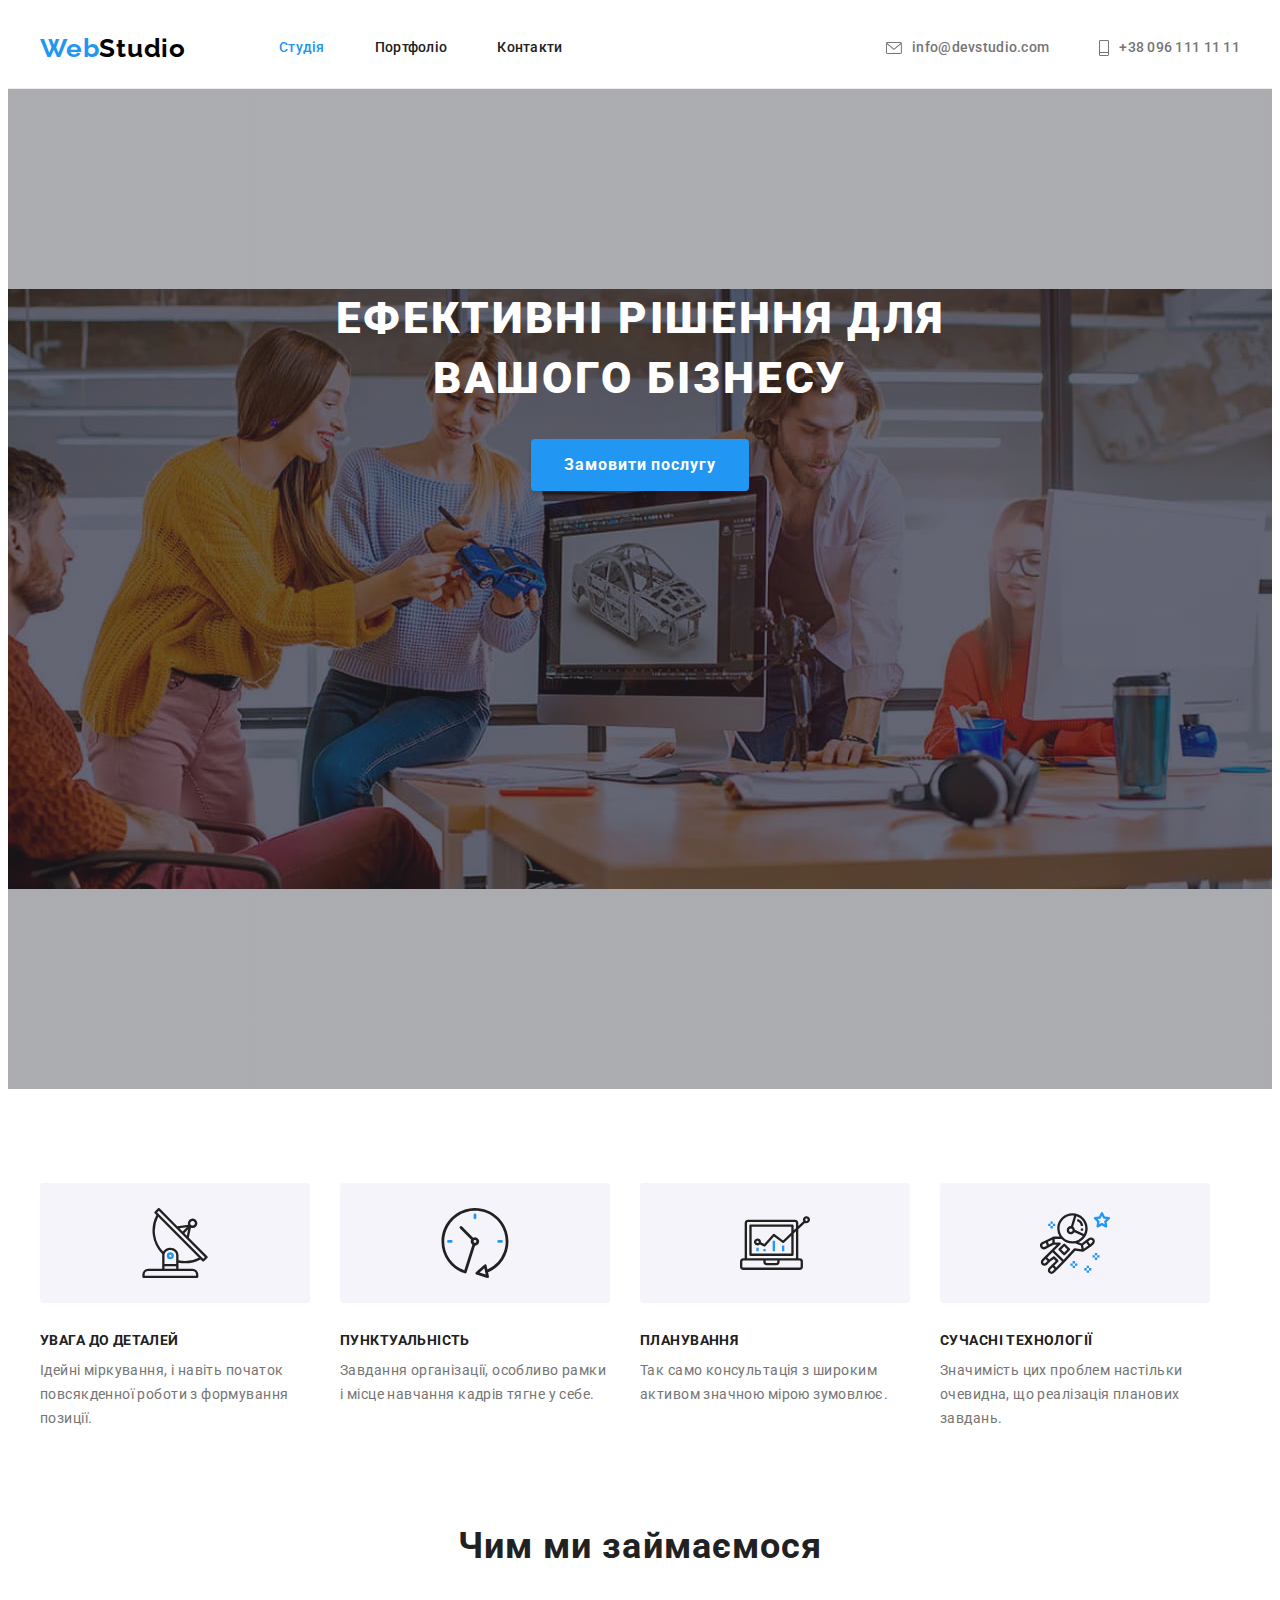
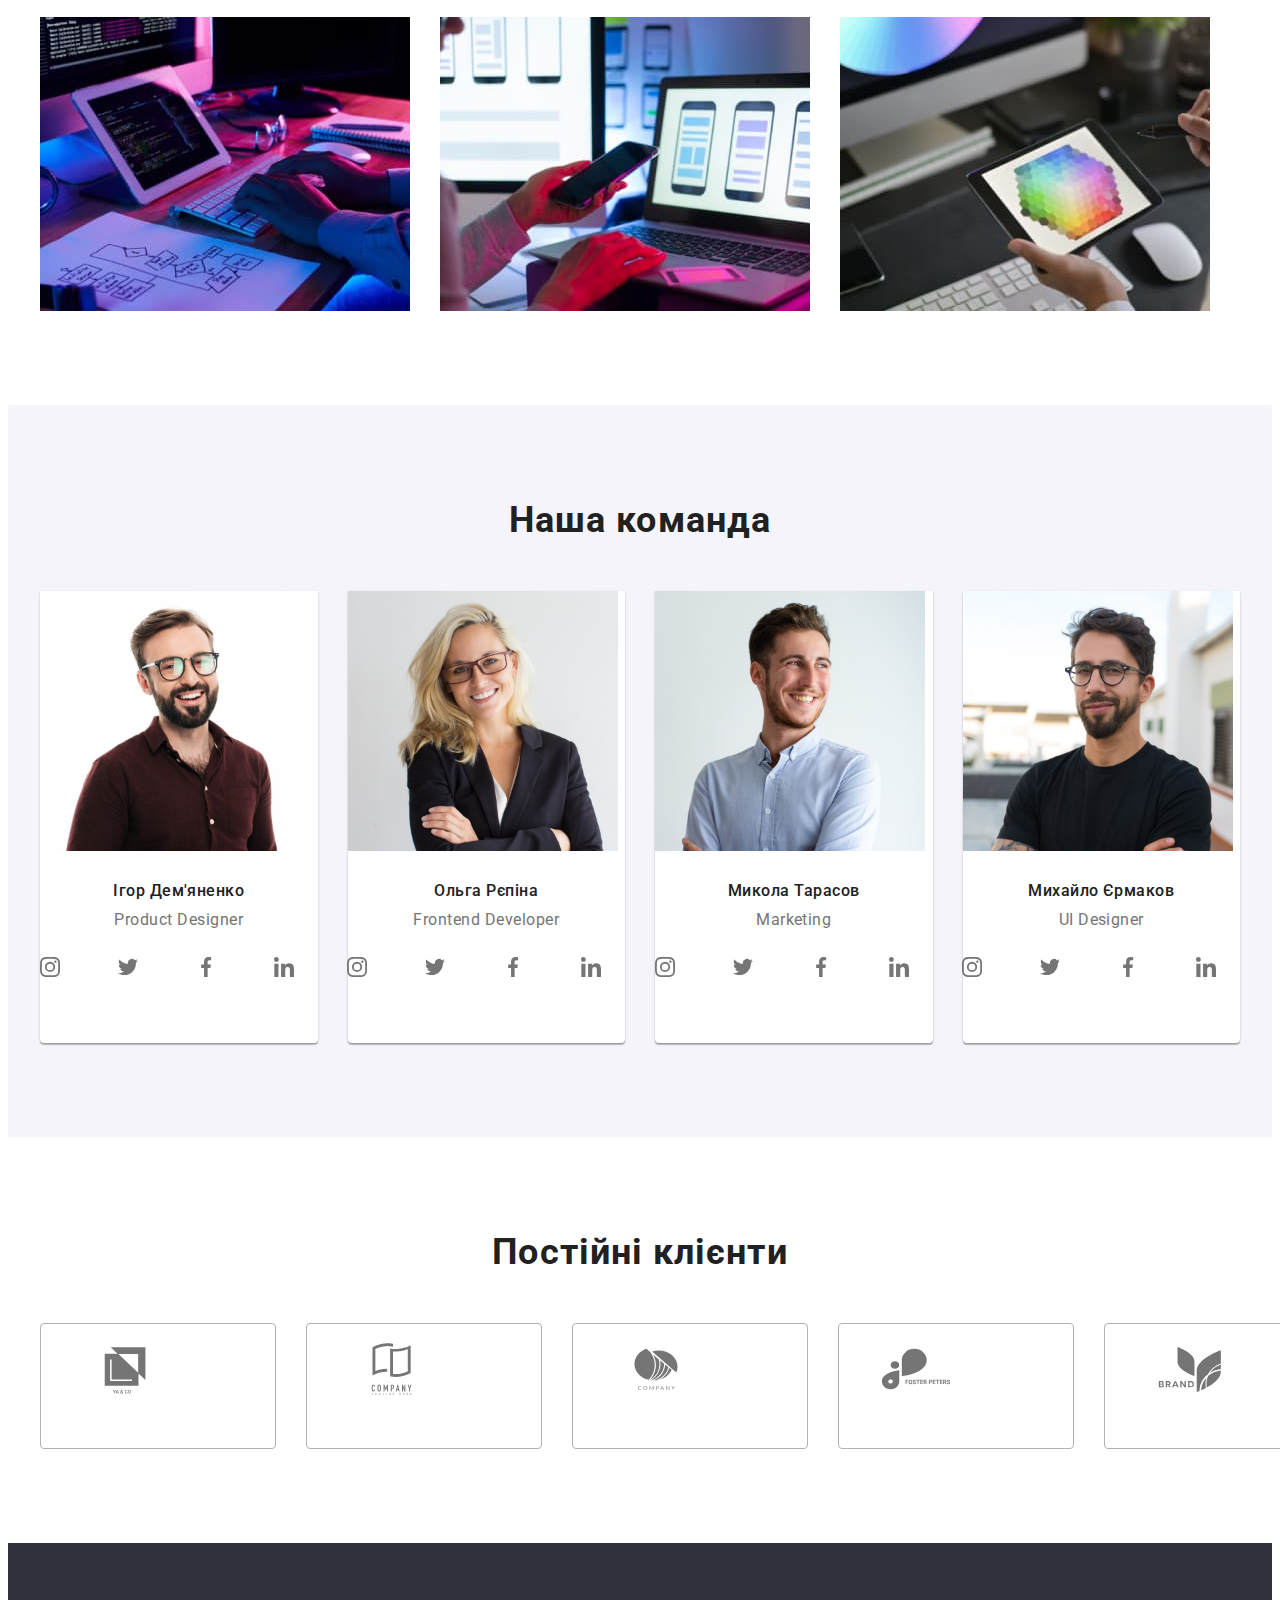
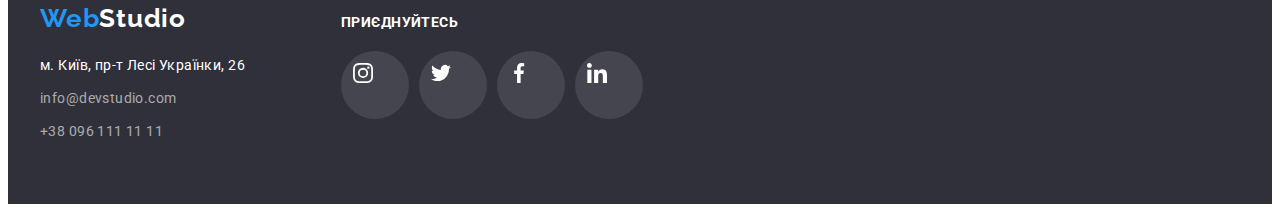
<file: index.html>
<!DOCTYPE html>
<html lang="uk">
  <head>
    <meta charset="UTF-8" />
    <meta http-equiv="X-UA-Compatible" content="IE=edge" />
    <meta name="viewport" content="width=device-width, initial-scale=1.0" />
    <title>WebStudio</title>
    <link rel="preconnect" href="https://fonts.googleapis.com" />
    <link rel="preconnect" href="https://fonts.gstatic.com" crossorigin />
    <link
      href="https://fonts.googleapis.com/css2?family=Raleway:wght@700&family=Roboto:wght@400;500;700;900&display=swap"
      rel="stylesheet"
    />
    <link
      rel="stylesheet"
      href="https://cdnjs.cloudflare.com/ajax/libs/modern-normalize/1.1.0/modern-normalize.min.css"
      integrity="sha512-wpPYUAdjBVSE4KJnH1VR1HeZfpl1ub8YT/NKx4PuQ5NmX2tKuGu6U/JRp5y+Y8XG2tV+wKQpNHVUX03MfMFn9Q=="
      crossorigin="anonymous"
      referrerpolicy="no-referrer"
    />
    <link rel="stylesheet" href="./css/styles.css" />
  </head>
  <body>
    <header class="site-header">
      <div class="container">
        <nav class="site-navigation">
          <a href="./index.html" class="main-logo-header"
            ><span class="logo-part">Web</span>Studio</a
          >
          <ul class="site-nav list">
            <li class="item"><a href="./index.html" class="link current-page">Студія</a></li>
            <li class="item"><a href="./portfolio.html" class="link">Портфоліо</a></li>
            <li class="item"><a href="#" class="link">Контакти</a></li>
          </ul>
        </nav>
        <ul class="site-contacts list">
          <li class="item">
            <a href="mailto:info@devstudio.com" class="link">
              <svg class="site-contacts-envelope-icon">
                <use href="./images/icons.svg#envelope"></use>
              </svg>
              info@devstudio.com</a
            >
          </li>
          <li class="item">
            <a href="tel:+380961111111" class="link">
              <svg class="site-contacts-phone-icon">
                <use href="./images/icons.svg#mobile-phone"></use>
              </svg>
              +38 096 111 11 11</a
            >
          </li>
        </ul>
      </div>
    </header>
    <main>
      <section class="hero">
        <div class="container">
          <h1 class="hero-title heading">Ефективні рішення для вашого бізнесу</h1>
          <button type="button" class="hero-btn">Замовити послугу</button>
        </div>
      </section>
      <section class="company-characteristics section">
        <div class="container">
          <!-- Заголовок, який треба буде сховати -->
          <h2 class="visually-hidden">Характерні особливості студії</h2>
          <ul class="list">
            <li class="item">
              <div class="thumb">
                <svg class="characteristics-icon">
                  <use href="./images/icons.svg#antenna"></use>
                </svg>
              </div>
              <h3 class="title heading">УВАГА ДО ДЕТАЛЕЙ</h3>
              <p class="text">
                Ідейні міркування, і навіть початок повсякденної роботи з формування позиції.
              </p>
            </li>
            <li class="item">
              <div class="thumb">
                <svg class="characteristics-icon">
                  <use href="./images/icons.svg#clock"></use>
                </svg>
              </div>
              <h3 class="title heading">ПУНКТУАЛЬНІСТЬ</h3>
              <p class="text">
                Завдання організації, особливо рамки і місце навчання кадрів тягне у себе.
              </p>
            </li>
            <li class="item">
              <div class="thumb">
                <svg class="characteristics-icon">
                  <use href="./images/icons.svg#diagram"></use>
                </svg>
              </div>
              <h3 class="title heading">ПЛАНУВАННЯ</h3>
              <p class="text">Так само консультація з широким активом значною мірою зумовлює.</p>
            </li>
            <li class="item">
              <div class="thumb">
                <svg class="characteristics-icon">
                  <use href="./images/icons.svg#astronaut"></use>
                </svg>
              </div>
              <h3 class="title heading">СУЧАСНІ ТЕХНОЛОГІЇ</h3>
              <p class="text">
                Значимість цих проблем настільки очевидна, що реалізація планових завдань.
              </p>
            </li>
          </ul>
        </div>
      </section>
      <section class="company-activities section">
        <div class="container">
          <h2 class="title heading">Чим ми займаємося</h2>
          <ul class="list">
            <li class="item">
              <img
                src="./images/typing.jpg"
                alt="Програмування"
                width="370"
                height="294"
                class="image"
              />
            </li>
            <li class="item">
              <img
                src="./images/phone.jpg"
                alt="Створення макету"
                width="370"
                height="294"
                class="image"
              />
            </li>
            <li class="item">
              <img
                src="./images/tablet.jpg"
                alt="Оформлення дизайну"
                width="370"
                height="294"
                class="image"
              />
            </li>
          </ul>
        </div>
      </section>
      <section class="company-team section">
        <div class="container">
          <h2 class="main-title heading">Наша команда</h2>
          <ul class="list">
            <li class="list-item">
              <img
                src="./images/ihor-demianenko.jpg"
                alt="Ігор Дем'яненко"
                width="270"
                height="260"
                class="image"
              />
              <div class="text-item">
                <h3 class="title heading">Ігор Дем'яненко</h3>
                <p lang="en" class="text">Product Designer</p>
                <ul class="list social-networks">
                  <li>
                    <a href="#" class="social-netw-link">
                      <svg class="social-netw-icon">
                        <use href="./images/icons.svg#instagram"></use>
                      </svg>
                    </a>
                  </li>
                  <li>
                    <a href="#" class="social-netw-link">
                      <svg class="social-netw-icon">
                        <use href="./images/icons.svg#twitter"></use>
                      </svg>
                    </a>
                  </li>
                  <li>
                    <a href="#" class="social-netw-link">
                      <svg class="social-netw-icon">
                        <use href="./images/icons.svg#facebook"></use>
                      </svg>
                    </a>
                  </li>
                  <li>
                    <a href="#" class="social-netw-link">
                      <svg class="social-netw-icon">
                        <use href="./images/icons.svg#linkedin"></use>
                      </svg>
                    </a>
                  </li>
                </ul>
              </div>
            </li>
            <li class="list-item">
              <img
                src="./images/olha-riepina.jpg"
                alt="Ольга Рєпіна"
                width="270"
                height="260"
                class="image"
              />
              <div class="text-item">
                <h3 class="title heading">Ольга Рєпіна</h3>
                <p lang="en" class="text">Frontend Developer</p>
                <ul class="list social-networks">
                  <li>
                    <a href="#" class="social-netw-link">
                      <svg class="social-netw-icon">
                        <use href="./images/icons.svg#instagram"></use>
                      </svg>
                    </a>
                  </li>
                  <li>
                    <a href="#" class="social-netw-link">
                      <svg class="social-netw-icon">
                        <use href="./images/icons.svg#twitter"></use>
                      </svg>
                    </a>
                  </li>
                  <li>
                    <a href="#" class="social-netw-link">
                      <svg class="social-netw-icon">
                        <use href="./images/icons.svg#facebook"></use>
                      </svg>
                    </a>
                  </li>
                  <li>
                    <a href="#" class="social-netw-link">
                      <svg class="social-netw-icon">
                        <use href="./images/icons.svg#linkedin"></use>
                      </svg>
                    </a>
                  </li>
                </ul>
              </div>
            </li>
            <li class="list-item">
              <img
                src="./images/mykola-tarasov.jpg"
                alt="Микола Тарасов"
                width="270"
                height="260"
                class="image"
              />
              <div class="text-item">
                <h3 class="title heading">Микола Тарасов</h3>
                <p lang="en" class="text">Marketing</p>
                <ul class="list social-networks">
                  <li>
                    <a href="#" class="social-netw-link">
                      <svg class="social-netw-icon">
                        <use href="./images/icons.svg#instagram"></use>
                      </svg>
                    </a>
                  </li>
                  <li>
                    <a href="#" class="social-netw-link">
                      <svg class="social-netw-icon">
                        <use href="./images/icons.svg#twitter"></use>
                      </svg>
                    </a>
                  </li>
                  <li>
                    <a href="#" class="social-netw-link">
                      <svg class="social-netw-icon">
                        <use href="./images/icons.svg#facebook"></use>
                      </svg>
                    </a>
                  </li>
                  <li>
                    <a href="#" class="social-netw-link">
                      <svg class="social-netw-icon">
                        <use href="./images/icons.svg#linkedin"></use>
                      </svg>
                    </a>
                  </li>
                </ul>
              </div>
            </li>
            <li class="list-item">
              <img
                src="./images/mykhailo-yermakov.jpg"
                alt="Михайло Єрмаков"
                width="270"
                height="260"
                class="image"
              />
              <div class="text-item">
                <h3 class="title heading">Михайло Єрмаков</h3>
                <p lang="en" class="text">UI Designer</p>
                <ul class="list social-networks">
                  <li>
                    <a href="#" class="social-netw-link">
                      <svg class="social-netw-icon">
                        <use href="./images/icons.svg#instagram"></use>
                      </svg>
                    </a>
                  </li>
                  <li>
                    <a href="#" class="social-netw-link">
                      <svg class="social-netw-icon">
                        <use href="./images/icons.svg#twitter"></use>
                      </svg>
                    </a>
                  </li>
                  <li>
                    <a href="#" class="social-netw-link">
                      <svg class="social-netw-icon">
                        <use href="./images/icons.svg#facebook"></use>
                      </svg>
                    </a>
                  </li>
                  <li>
                    <a href="#" class="social-netw-link">
                      <svg class="social-netw-icon">
                        <use href="./images/icons.svg#linkedin"></use>
                      </svg>
                    </a>
                  </li>
                </ul>
              </div>
            </li>
          </ul>
        </div>
      </section>
      <section class="constant-partners section">
        <div class="container">
          <h2 class="title heading">Постійні клієнти</h2>
          <ul class="list">
            <li>
              <a href="#" class="company-partners-link">
                <svg class="company-partners-logo-icon">
                  <use href="./images/icons.svg#ya-and-co"></use>
                </svg>
              </a>
            </li>
            <li>
              <a href="#" class="company-partners-link">
                <svg class="company-partners-logo-icon">
                  <use href="./images/icons.svg#tag-line-here"></use>
                </svg>
              </a>
            </li>
            <li>
              <a href="#" class="company-partners-link">
                <svg class="company-partners-logo-icon">
                  <use href="./images/icons.svg#company-company"></use>
                </svg>
              </a>
            </li>
            <li>
              <a href="#" class="company-partners-link">
                <svg class="company-partners-logo-icon">
                  <use href="./images/icons.svg#foster-peters"></use>
                </svg>
              </a>
            </li>
            <li>
              <a href="#" class="company-partners-link">
                <svg class="company-partners-logo-icon">
                  <use href="./images/icons.svg#company-brand"></use>
                </svg>
              </a>
            </li>
            <li>
              <a href="#" class="company-partners-link">
                <svg class="company-partners-logo-icon">
                  <use href="./images/icons.svg#company-tag-line"></use>
                </svg>
              </a>
            </li>
          </ul>
        </div>
      </section>
    </main>
    <footer class="site-footer">
      <div class="container">
        <div class="footer-logo-and-adress">
          <a href="./index.html" class="main-logo-footer"
            ><span class="logo-part">Web</span>Studio</a
          >
          <address class="company-address address">
            <p class="exact-address text item">м. Київ, пр-т Лесі Українки, 26</p>
            <ul class="list">
              <li class="item">
                <a href="mailto:info@devstudio.com" class="link">info@devstudio.com</a>
              </li>
              <li class="item"><a href="tel:+380961111111" class="link">+38 096 111 11 11</a></li>
            </ul>
          </address>
        </div>
        <div class="footer-social-networks">
          <p class="social-networks-text text">Приєднуйтесь</p>
          <ul class="list social-networks">
            <li>
              <a href="#" class="social-netw-link footer">
                <svg class="social-netw-icon">
                  <use href="./images/icons.svg#instagram"></use>
                </svg>
              </a>
            </li>
            <li>
              <a href="#" class="social-netw-link footer">
                <svg class="social-netw-icon">
                  <use href="./images/icons.svg#twitter"></use>
                </svg>
              </a>
            </li>
            <li>
              <a href="#" class="social-netw-link footer">
                <svg class="social-netw-icon">
                  <use href="./images/icons.svg#facebook"></use>
                </svg>
              </a>
            </li>
            <li>
              <a href="#" class="social-netw-link footer">
                <svg class="social-netw-icon">
                  <use href="./images/icons.svg#linkedin"></use>
                </svg>
              </a>
            </li>
          </ul>
        </div>
      </div>
    </footer>
  </body>
</html>
</file>
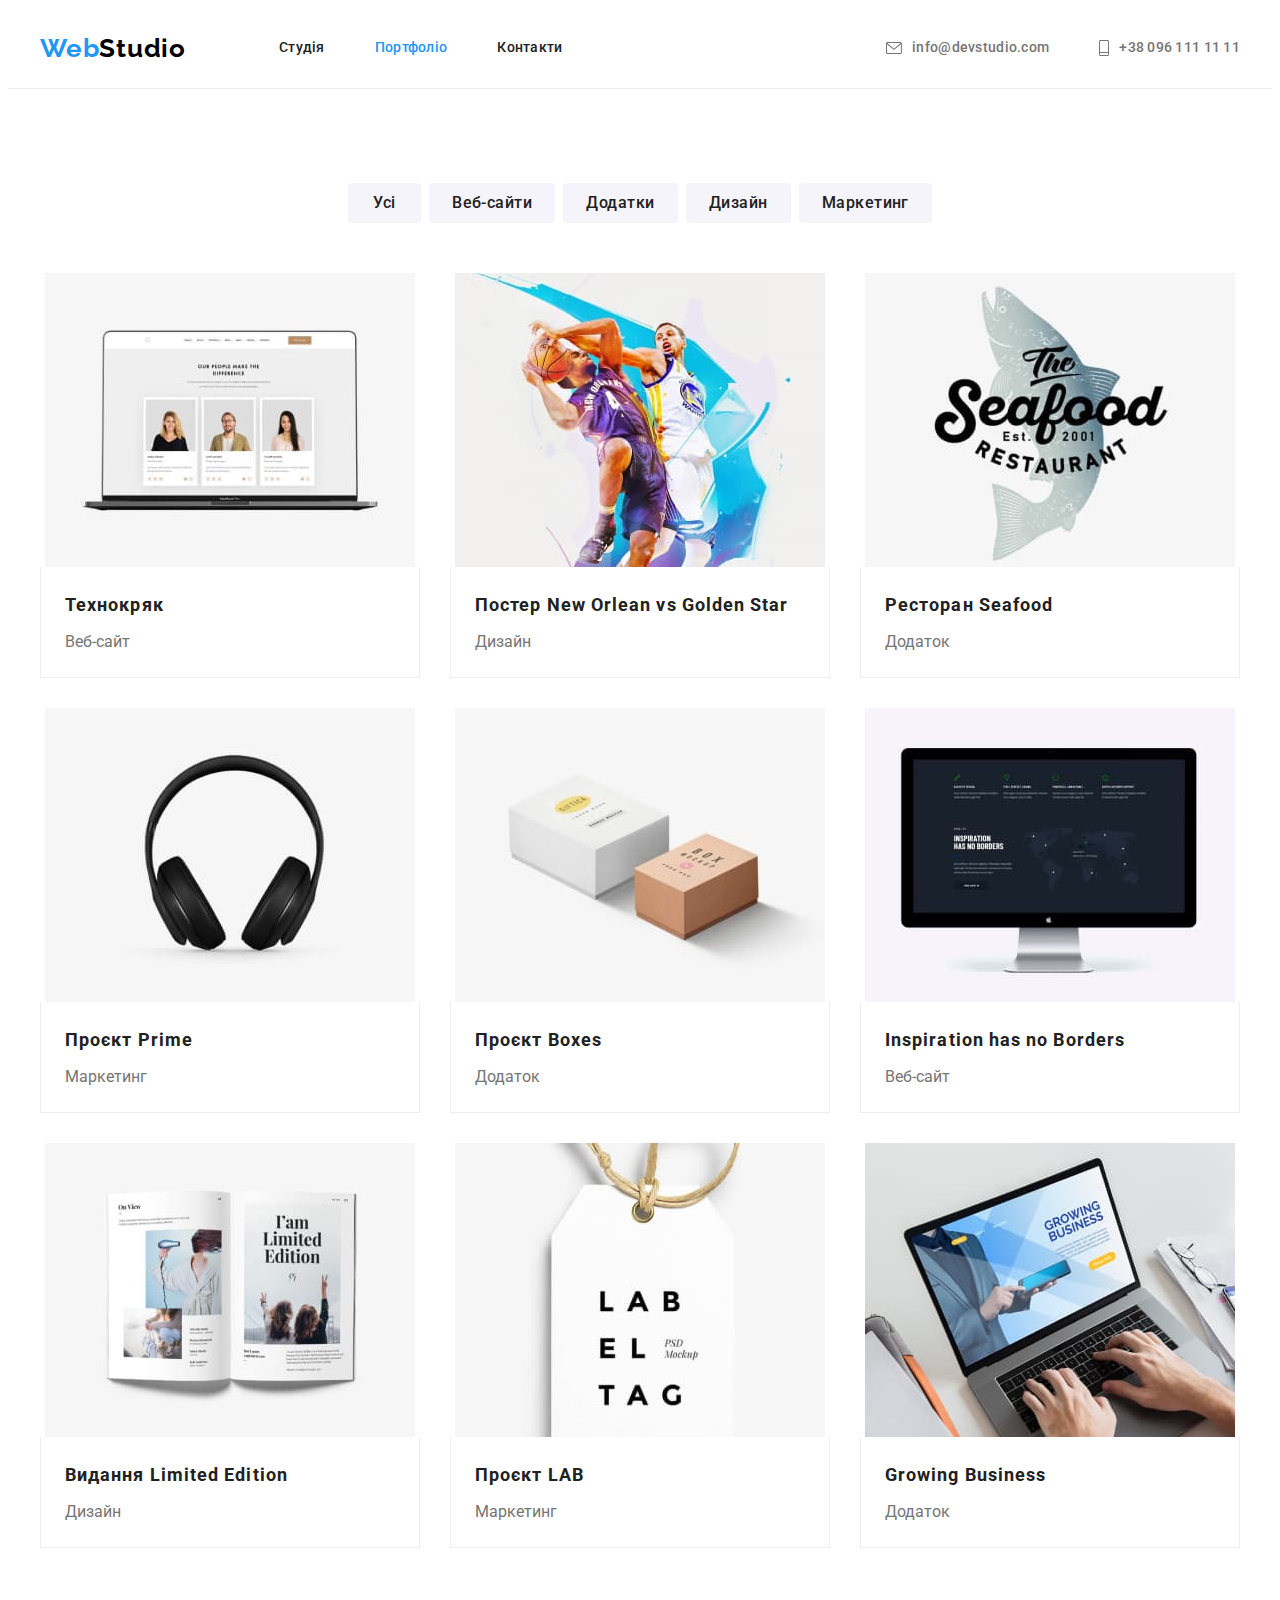
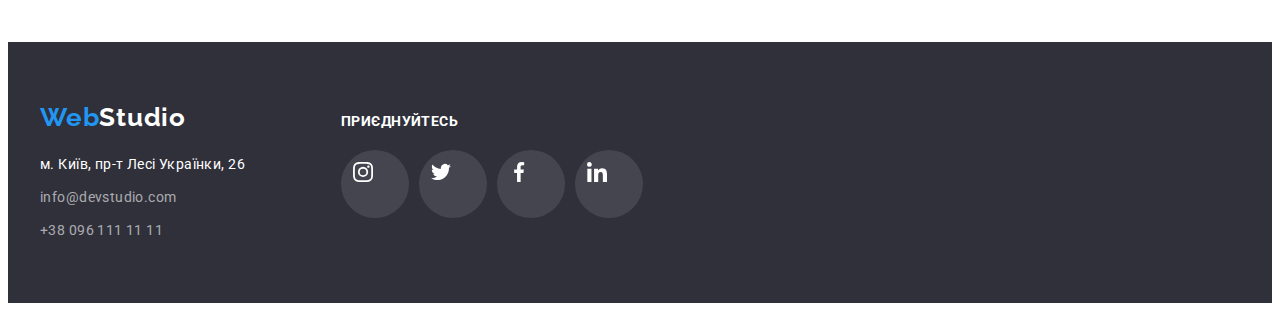
<file: portfolio.html>
<!DOCTYPE html>
<html lang="uk">
  <head>
    <meta charset="UTF-8" />
    <meta http-equiv="X-UA-Compatible" content="IE=edge" />
    <meta name="viewport" content="width=device-width, initial-scale=1.0" />
    <title>Portfolio</title>
    <link rel="preconnect" href="https://fonts.googleapis.com" />
    <link rel="preconnect" href="https://fonts.gstatic.com" crossorigin />
    <link
      href="https://fonts.googleapis.com/css2?family=Raleway:wght@700&family=Roboto:wght@400;500;700;900&display=swap"
      rel="stylesheet"
    />
    <link
      rel="stylesheet"
      href="https://cdnjs.cloudflare.com/ajax/libs/modern-normalize/1.1.0/modern-normalize.min.css"
      integrity="sha512-wpPYUAdjBVSE4KJnH1VR1HeZfpl1ub8YT/NKx4PuQ5NmX2tKuGu6U/JRp5y+Y8XG2tV+wKQpNHVUX03MfMFn9Q=="
      crossorigin="anonymous"
      referrerpolicy="no-referrer"
    />
    <link rel="stylesheet" href="./css/styles.css" />
  </head>
  <body>
    <header class="site-header">
      <div class="container">
        <nav class="site-navigation">
          <a href="./index.html" class="main-logo-header"
            ><span class="logo-part">Web</span>Studio</a
          >
          <ul class="site-nav list">
            <li class="item"><a href="./index.html" class="link">Студія</a></li>
            <li class="item"><a href="./portfolio.html" class="link current-page">Портфоліо</a></li>
            <li class="item"><a href="#" class="link">Контакти</a></li>
          </ul>
        </nav>
        <ul class="site-contacts list">
          <li class="item">
            <a href="mailto:info@devstudio.com" class="link">
              <svg class="site-contacts-envelope-icon">
                <use href="./images/icons.svg#envelope"></use>
              </svg>
              info@devstudio.com</a
            >
          </li>
          <li class="item">
            <a href="tel:+380961111111" class="link">
              <svg class="site-contacts-phone-icon">
                <use href="./images/icons.svg#mobile-phone"></use>
              </svg>
              +38 096 111 11 11</a
            >
          </li>
        </ul>
      </div>
    </header>
    <main>
      <section class="filter-with-samples section">
        <div class="container">
          <!-- Цей заголовок приховаємо -->
          <h1 class="visually-hidden">Приклади наших робіт</h1>
          <ul class="site-filter list">
            <li class="item"><button type="button" class="button">Усі</button></li>
            <li class="item"><button type="button" class="button">Веб-сайти</button></li>
            <li class="item"><button type="button" class="button">Додатки</button></li>
            <li class="item"><button type="button" class="button">Дизайн</button></li>
            <li class="item"><button type="button" class="button">Маркетинг</button></li>
          </ul>
          <ul class="work-samples list">
            <li class="list-item">
              <img
                src="./images/technokriak.jpg"
                alt="Веб-сайт"
                width="370"
                height="294"
                class="image"
              />
              <div class="text-item">
                <h2 class="title heading">Технокряк</h2>
                <p class="text">Веб-сайт</p>
              </div>
            </li>
            <li class="list-item">
              <img
                src="./images/poster.jpg"
                alt="Постер з баскетболістами"
                width="370"
                height="294"
                class="image"
              />
              <div class="text-item">
                <h2 class="title heading">
                  Постер <span lang="en">New Orlean vs Golden Star</span>
                </h2>
                <p class="text">Дизайн</p>
              </div>
            </li>
            <li class="list-item">
              <img
                src="./images/restaurant.jpg"
                alt="Логотип ресторану"
                width="370"
                height="294"
                class="image"
              />
              <div class="text-item">
                <h2 class="title heading">Ресторан <span lang="en">Seafood</span></h2>
                <p class="text">Додаток</p>
              </div>
            </li>
            <li class="list-item">
              <img
                src="./images/headphones.jpg"
                alt="Навушники"
                width="370"
                height="294"
                class="image"
              />
              <div class="text-item">
                <h2 class="title heading">Проєкт <span lang="en">Prime</span></h2>
                <p class="text">Маркетинг</p>
              </div>
            </li>
            <li class="list-item">
              <img src="./images/boxes.jpg" alt="Коробки" width="370" height="294" class="image" />
              <div class="text-item">
                <h2 class="title heading">Проєкт <span lang="en">Boxes</span></h2>
                <p class="text">Додаток</p>
              </div>
            </li>
            <li class="list-item">
              <img
                src="./images/inspiration-has-no-borders.jpg"
                alt="Веб сайт"
                width="370"
                height="294"
                class="image"
              />
              <div class="text-item">
                <h2 class="title heading" lang="en">Inspiration has no Borders</h2>
                <p class="text">Веб-сайт</p>
              </div>
            </li>
            <li class="list-item">
              <img
                src="./images/publication.jpg"
                alt="Видання"
                width="370"
                height="294"
                class="image"
              />
              <div class="text-item">
                <h2 class="title heading">Видання <span lang="en">Limited Edition</span></h2>
                <p class="text">Дизайн</p>
              </div>
            </li>
            <li class="list-item">
              <img
                src="./images/project.jpg"
                alt="Етикетка"
                width="370"
                height="294"
                class="image"
              />
              <div class="text-item">
                <h2 class="title heading">Проєкт <span lang="en">LAB</span></h2>
                <p class="text">Маркетинг</p>
              </div>
            </li>
            <li class="list-item">
              <img
                src="./images/growing-business.jpg"
                alt="Додаток"
                width="370"
                height="294"
                class="image"
              />
              <div class="text-item">
                <h2 class="title heading" lang="en">Growing Business</h2>
                <p class="text">Додаток</p>
              </div>
            </li>
          </ul>
        </div>
      </section>
    </main>
    <footer class="site-footer">
      <div class="container">
        <div class="footer-logo-and-adress">
          <a href="./index.html" class="main-logo-footer"
            ><span class="logo-part">Web</span>Studio</a
          >
          <address class="company-address address">
            <p class="exact-address text item">м. Київ, пр-т Лесі Українки, 26</p>
            <ul class="list">
              <li class="item">
                <a href="mailto:info@devstudio.com" class="link">info@devstudio.com</a>
              </li>
              <li class="item"><a href="tel:+380961111111" class="link">+38 096 111 11 11</a></li>
            </ul>
          </address>
        </div>
        <div class="footer-social-networks">
          <p class="social-networks-text text">Приєднуйтесь</p>
          <ul class="list social-networks">
            <li>
              <a href="#" class="social-netw-link footer">
                <svg class="social-netw-icon">
                  <use href="./images/icons.svg#instagram"></use>
                </svg>
              </a>
            </li>
            <li>
              <a href="#" class="social-netw-link footer">
                <svg class="social-netw-icon">
                  <use href="./images/icons.svg#twitter"></use>
                </svg>
              </a>
            </li>
            <li>
              <a href="#" class="social-netw-link footer">
                <svg class="social-netw-icon">
                  <use href="./images/icons.svg#facebook"></use>
                </svg>
              </a>
            </li>
            <li>
              <a href="#" class="social-netw-link footer">
                <svg class="social-netw-icon">
                  <use href="./images/icons.svg#linkedin"></use>
                </svg>
              </a>
            </li>
          </ul>
        </div>
      </div>
    </footer>
  </body>
</html>
</file>
<file: css/styles.css>
/* Color palette */
/* Main text color #757575 */
/* Secondary text color #212121 */
/* Accent #2196F3 */
:root {
  --main-text-color: #757575;
  --secondary-text-color: #212121;
  --accent-color: #2196f3;
  --white-color: #ffffff;
  --black-color: #000000;
  --secondary-background-color: #2f303a;
  --tertiary-background-color: #f5f4fa;
}

/* Index */

/* Body */

body {
  background-color: var(--white-color);
  color: var(--main-text-color);
  font-family: 'Roboto', sans-serif;
}

/* Reseting margin and padding for headings, paragraphs and lists*/

.list,
.text,
.heading {
  margin: 0;
  padding: 0;
}

/* Container */

.container {
  width: 1200px;
  padding: 0 15px;
  margin: 0 auto;
  /* outline: 2px solid skyblue; */
}

/* Visually hidden items */

.visually-hidden {
  position: absolute;
  width: 1px;
  height: 1px;
  margin: -1px;
  padding: 0;
  overflow: hidden;
  border: 0;
  clip: rect(0 0 0 0);
}

.section {
  padding-top: 94px;
  padding-bottom: 94px;
}

.list {
  list-style: none;
}

/* Logo */

.main-logo-header,
.main-logo-footer {
  color: var(--black-color);
  text-decoration: none;
  font-family: 'Raleway', sans-serif;
  font-size: 26px;
  font-weight: 700;
  line-height: 1.19;
  letter-spacing: 0.03em;
}

.main-logo-header {
  margin-right: 93px;
}

.logo-part {
  color: var(--accent-color);
}

/* Header */
.site-header {
  border-bottom: 1px solid #ececec;
}

.site-header .container {
  display: flex;
  align-items: center;
}

.site-navigation {
  display: flex;
  align-items: center;
}

.site-header .list {
  display: flex;
  font-weight: 500;
  font-size: 14px;
  line-height: 1.14;
  letter-spacing: 0.02em;
}

.site-header .item:not(:last-child) {
  margin-right: 50px;
}

.site-header .link:hover,
.site-header .link:focus {
  color: var(--accent-color);
}

.site-nav .link {
  display: block;
  padding-top: 32px;
  padding-bottom: 32px;
  color: var(--secondary-text-color);
  text-decoration: none;
}

.site-contacts {
  margin-left: auto;
}

.site-contacts .link {
  display: flex;
  align-items: center;
  padding-top: 32px;
  padding-bottom: 32px;
  color: var(--main-text-color);
  text-decoration: none;
}

.site-contacts-envelope-icon {
  display: block;
  margin-right: 10px;
  width: 16px;
  height: 12px;
  fill: currentColor;
}

.site-contacts-phone-icon {
  display: block;
  margin-right: 10px;
  width: 10px;
  height: 16px;
  fill: currentColor;
}

/* Hero */

.hero {
  max-width: 1600px;
  height: 600px;
  margin-left: auto;
  margin-right: auto;
  background-image: linear-gradient(rgba(47, 48, 58, 0.4), rgba(47, 48, 58, 0.4)),
    url('../images/hero-bgi.jpg');
  background-repeat: no-repeat;
  background-position: center;
  /* background-color: var(--secondary-background-color); */
  text-align: center;
  padding-top: 200px;
  padding-bottom: 200px;
}

.hero-title {
  width: 696px;
  margin: auto;
  margin-bottom: 30px;
  color: var(--white-color);
  font-weight: 900;
  font-size: 44px;
  line-height: 1.36;
  letter-spacing: 0.06em;
  text-transform: uppercase;
}

.hero-btn {
  padding: 10px 32px;
  border-radius: 4px;
  border: 1px solid transparent;
  box-shadow: 0px 4px 4px rgba(0, 0, 0, 0.15);
  color: var(--white-color);
  background-color: var(--accent-color);
  font-family: inherit;
  font-weight: 700;
  font-size: 16px;
  line-height: 1.88;
  letter-spacing: 0.06em;
  cursor: pointer;
}

/* For every title */

.title {
  color: var(--secondary-text-color);
  font-weight: 700;
  text-align: center;
}

/* Company characteristics section */
.company-characteristics.section {
  padding-bottom: 0;
}

.company-characteristics .list {
  display: flex;
}

.company-characteristics .item {
  width: 270px;
}

.company-characteristics .item:not(:last-child) {
  margin-right: 30px;
}

.company-characteristics .title {
  margin-bottom: 10px;
  font-size: 14px;
  line-height: 1.14;
  text-transform: uppercase;
  text-align: left;
  letter-spacing: 0.03em;
}

.company-characteristics .text {
  font-size: 14px;
  line-height: 1.71;
  letter-spacing: 0.03em;
}

.thumb {
  padding: 25px 100px;
  margin-bottom: 30px;
  border-radius: 4px;
  background-color: var(--tertiary-background-color);
}

.characteristics-icon {
  display: block;
  height: 70px;
  width: 70px;
}

/* Company activities section */

.company-activities .list {
  display: flex;
}

.company-activities .image {
  display: block;
}

.company-activities .item:not(:last-child) {
  margin-right: 30px;
}

.company-activities .title {
  margin-bottom: 50px;
  font-size: 36px;
  line-height: 1.17;
  letter-spacing: 0.03em;
}

/* Company team section */

.company-team {
  background-color: var(--tertiary-background-color);
}

.company-team .list {
  display: flex;
}

.company-team .main-title {
  margin-bottom: 50px;
  color: var(--secondary-text-color);
  font-weight: 700;
  font-size: 36px;
  line-height: 1.17;
  text-align: center;
  letter-spacing: 0.03em;
}

.company-team .title {
  margin-bottom: 10px;
  font-weight: 500;
  font-size: 16px;
  line-height: 1.19;
  letter-spacing: 0.03em;
}

.company-team .text {
  margin-bottom: 16px;
  line-height: 1.19;
  text-align: center;
  letter-spacing: 0.03em;
}

.company-team .list-item {
  width: calc((100% - 90px) / 4);
  background-color: var(--white-color);
  border-radius: 0px 0px 4px 4px;
  box-shadow: 0px 1px 3px rgba(0, 0, 0, 0.12), 0px 1px 1px rgba(0, 0, 0, 0.14),
    0px 2px 1px rgba(0, 0, 0, 0.2);
}

.company-team .list-item:not(:last-child) {
  margin-right: 30px;
  background-color: var(--white-color);
}

.company-team .image {
  display: block;
}

.company-team .text-item {
  padding-top: 30px;
  padding-bottom: 30px;
}

/* Social networks */

.social-networks {
  display: flex;
  column-gap: 10px;
  justify-content: center;
}

.social-netw-link {
  display: block;
  height: 44px;
  width: 44px;
  padding: 12px;
  border-radius: 50%;
  color: var(--main-text-color);
}

.social-netw-link.footer {
  background-color: rgba(255, 255, 255, 0.1);
  color: var(--white-color);
}

.social-netw-link:hover,
.social-netw-link:focus {
  color: var(--white-color);
  background-color: var(--accent-color);
}

.social-netw-icon {
  display: block;
  height: 20px;
  width: 20px;
  fill: currentColor;
}

/* Constant partners section */

.constant-partners .title {
  margin-bottom: 50px;
  font-size: 36px;
  line-height: 1.17;
  letter-spacing: 0.03em;
}

.constant-partners .list {
  display: flex;
  column-gap: 30px;
}

.company-partners-link {
  display: block;
  width: 170px;
  height: 92px;
  padding: 16px 32px;
  border: 1px solid #afb1b8;
  border-radius: 4px;
  color: var(--main-text-color);
}

.company-partners-link:hover,
.company-partners-link:focus {
  border: 1px solid var(--accent-color);
  color: var(--accent-color);
}

.company-partners-logo-icon {
  display: block;
  width: 106px;
  height: 60px;
  fill: currentColor;
}

/* Footer */

.site-footer .container {
  display: flex;
  align-items: baseline;
  column-gap: 70px;
}

.main-logo-footer {
  display: block;
  margin-bottom: 20px;
  color: var(--white-color);
}

.site-footer {
  padding-top: 60px;
  padding-bottom: 60px;
  background-color: var(--secondary-background-color);
}

.company-address .link:hover,
.company-address .link:focus {
  color: var(--accent-color);
}

.company-address {
  width: 231px;
  font-style: normal;
  font-size: 14px;
  line-height: 1.71;
  letter-spacing: 0.03em;
}

.company-address .item {
  display: block;
}

.company-address .item:not(:last-child) {
  margin-bottom: 9px;
}

.company-address .link {
  color: rgba(255, 255, 255, 0.6);
  text-decoration: none;
}

.company-address .exact-address {
  color: var(--white-color);
}

.social-networks-text {
  margin-bottom: 20px;
  font-size: 14px;
  font-weight: 700;
  line-height: 1.14;
  letter-spacing: 0.03em;
  text-transform: uppercase;
  color: var(--white-color);
}

/* Portfolio */

.filter-with-samples .list {
  display: flex;
}

/* Fiter buttons */

.site-filter {
  justify-content: center;
  margin-bottom: 50px;
}

.site-filter .item:not(:last-child) {
  margin-right: 8px;
}

.site-filter .button {
  padding: 6px 22px;
  min-width: 73px;
  background-color: var(--tertiary-background-color);
  color: var(--secondary-text-color);
  border: 1px solid transparent;
  border-radius: 4px;
  font-family: inherit;
  font-weight: 500;
  font-size: 16px;
  line-height: 1.63;
  text-align: center;
  letter-spacing: 0.03em;
  cursor: pointer;
}

.site-filter .button:hover,
.site-filter .button:focus {
  background-color: var(--accent-color);
  box-shadow: 0px 3px 1px rgba(0, 0, 0, 0.1), 0px 1px 2px rgba(0, 0, 0, 0.08),
    0px 2px 2px rgba(0, 0, 0, 0.12);
  color: var(--white-color);
}

/* Work samples */
.work-samples {
  flex-wrap: wrap;
}

.work-samples .list-item {
  width: calc(((100% - 2 * 30px) / 3));
  background-color: var(--white-color);
}

.work-samples .list-item:not(:nth-child(3n)) {
  margin-right: 30px;
}

.work-samples .list-item:not(:nth-last-child(-n + 3)) {
  margin-bottom: 30px;
}

.work-samples .list-item:hover {
  box-shadow: 0px 1px 1px rgba(0, 0, 0, 0.12), 0px 4px 4px rgba(0, 0, 0, 0.06),
    1px 4px 6px rgba(0, 0, 0, 0.16);
}

.work-samples .title {
  margin-bottom: 4px;
  font-size: 18px;
  line-height: 2;
  letter-spacing: 0.06em;
  text-align: left;
}

.work-samples .text-item {
  padding: 20px 24px;
  border-right: 1px solid #eeeeee;
  border-left: 1px solid #eeeeee;
  border-bottom: 1px solid #eeeeee;
}

.work-samples .image {
  display: block;
  margin-left: auto;
  margin-right: auto;
}

.work-samples .text {
  line-height: 1.88;
}

/* Current page colorizing */

.site-nav .current-page {
  color: var(--accent-color);
}
</file>
